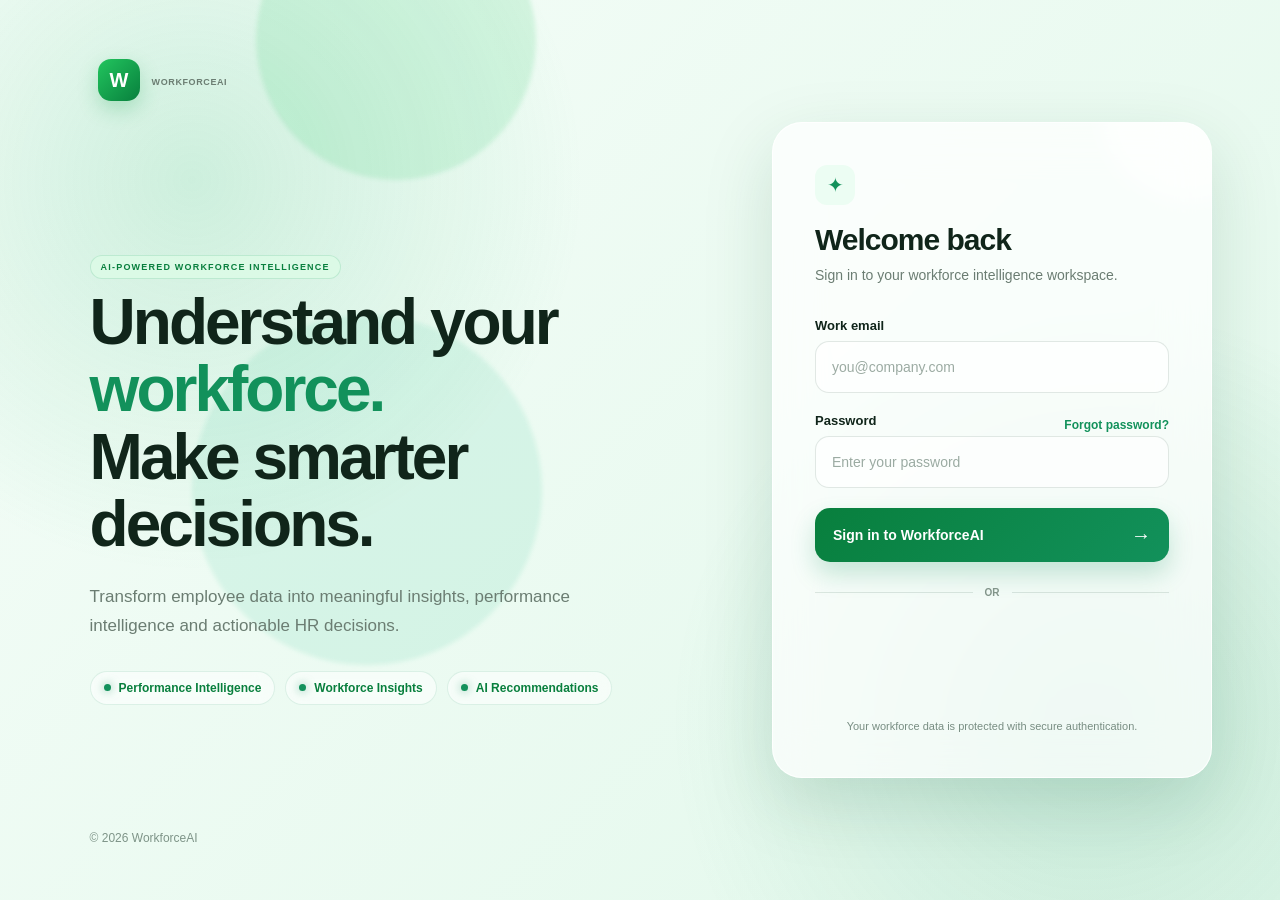
<file: frontend/index.html>
<!DOCTYPE html>
<html lang="en">

<head>

    <meta charset="UTF-8">

    <meta
        name="viewport"
        content="width=device-width, initial-scale=1.0"
    >

    <meta
        name="description"
        content="WorkforceAI - Intelligent Workforce Management"
    >

    <title>
        WorkforceAI | Intelligent Workforce Management
    </title>

    <link
        rel="stylesheet"
        href="style.css"
    >

</head>


<body>

    <!-- Background decorative elements -->

    <div class="background-orb orb-one"></div>

    <div class="background-orb orb-two"></div>


    <main class="page">


        <!-- =========================================
             LEFT SIDE
        ========================================== -->

        <section class="hero-section">

            <div class="brand">

                <div class="brand-icon">
                    W
                </div>

                <span>
                    WorkforceAI
                </span>

            </div>


            <div class="hero-content">

                <p class="eyebrow">
                    AI-POWERED WORKFORCE INTELLIGENCE
                </p>


                <h1>

                    Understand your
                    <span>workforce.</span>

                    <br>

                    Make smarter decisions.

                </h1>


                <p class="hero-description">

                    Transform employee data into meaningful insights,
                    performance intelligence and actionable HR decisions.

                </p>


                <div class="intelligence-pills">

                    <div class="pill">

                        <span class="pill-dot"></span>

                        Performance Intelligence

                    </div>


                    <div class="pill">

                        <span class="pill-dot"></span>

                        Workforce Insights

                    </div>


                    <div class="pill">

                        <span class="pill-dot"></span>

                        AI Recommendations

                    </div>

                </div>

            </div>


            <p class="copyright">

                © 2026 WorkforceAI

            </p>

        </section>



        <!-- =========================================
             RIGHT SIDE LOGIN
        ========================================== -->

        <section class="login-section">

            <div class="login-card">


                <!-- LOGIN HEADER -->

                <div class="login-header">

                    <div class="mini-icon">
                        ✦
                    </div>


                    <h2>
                        Welcome back
                    </h2>


                    <p>

                        Sign in to your workforce intelligence
                        workspace.

                    </p>

                </div>



                <!-- =================================
                     PASSWORD LOGIN
                ================================== -->

                <form id="loginForm">


                    <div class="input-group">

                        <label for="email">
                            Work email
                        </label>


                        <input
                            type="email"
                            id="email"
                            name="email"
                            placeholder="you@company.com"
                            autocomplete="email"
                            required
                        >

                    </div>



                    <div class="input-group">


                        <div class="password-label">

                            <label for="password">
                                Password
                            </label>


                            <button
                                type="button"
                                class="forgot-btn"
                                id="forgotPasswordButton"
                            >
                                Forgot password?
                            </button>

                        </div>


                        <input
                            type="password"
                            id="password"
                            name="password"
                            placeholder="Enter your password"
                            autocomplete="current-password"
                            required
                        >

                    </div>



                    <button
                        type="submit"
                        class="login-btn"
                    >

                        <span>
                            Sign in to WorkforceAI
                        </span>


                        <span class="arrow">
                            →
                        </span>

                    </button>

                </form>



                <!-- =================================
                     DIVIDER
                ================================== -->

                <div class="divider">

                    <span></span>

                    <p>
                        OR
                    </p>

                    <span></span>

                </div>



                <!-- =================================
                     GOOGLE LOGIN
                ================================== -->

                <div
                    id="googleButton"
                    class="google-login-container"
                >
                </div>


                <p
                    id="googleStatus"
                    class="google-status"
                >
                </p>



                <!-- SECURITY -->

                <p class="security-note">

                    Your workforce data is protected
                    with secure authentication.

                </p>

            </div>

        </section>

    </main>



    <!-- =============================================
         GOOGLE IDENTITY SERVICES
    ============================================== -->

    <script
        src="https://accounts.google.com/gsi/client"
        async
        defer
    ></script>


    <!-- WORKFORCEAI JAVASCRIPT -->

    <script src="script.js"></script>

</body>

</html>
</file>
<file: frontend/style.css>
/* ================================
   WORKFORCEAI
   Green + White Glassmorphism UI
   ================================ */


/* ---------- RESET ---------- */

* {
    margin: 0;
    padding: 0;
    box-sizing: border-box;
}


:root {

    /* Main green palette */

    --green-dark: rgb(7, 71, 45);
    --green-main: rgb(18, 145, 91);
    --green-light: rgb(61, 190, 125);
    --green-soft: rgb(224, 248, 235);

    /* White palette */

    --white: rgb(255, 255, 255);
    --white-soft: rgb(247, 252, 249);

    /* Text */

    --text-dark: rgb(17, 42, 31);
    --text-muted: rgb(101, 121, 110);

    /* Glass */

    --glass: rgba(255, 255, 255, 0.72);
    --glass-border: rgba(255, 255, 255, 0.85);

    /* Shadow */

    --shadow:
        0 25px 70px rgba(10, 80, 48, 0.15);
}


body {

    font-family:
        Inter,
        "Segoe UI",
        Arial,
        sans-serif;

    min-height: 100vh;

    background:
        linear-gradient(
            135deg,
            rgb(245, 253, 248),
            rgb(226, 248, 235)
        );

    color: var(--text-dark);

    overflow-x: hidden;
}


/* ---------- BACKGROUND ---------- */

body::before {

    content: "";

    position: fixed;

    inset: 0;

    background:
        radial-gradient(
            circle at 15% 20%,
            rgba(61, 190, 125, 0.20),
            transparent 30%
        ),

        radial-gradient(
            circle at 85% 80%,
            rgba(18, 145, 91, 0.15),
            transparent 32%
        );

    pointer-events: none;
}


.background-orb {

    position: fixed;

    border-radius: 50%;

    filter: blur(2px);

    pointer-events: none;

    z-index: 0;
}


.orb-one {

    width: 180px;
    height: 180px;

    top: -60px;
    right: 20%;

    background:
        rgba(61, 190, 125, 0.22);
}


.orb-two {

    width: 230px;
    height: 230px;

    bottom: -100px;
    left: 15%;

    background:
        rgba(18, 145, 91, 0.15);
}


/* ---------- MAIN PAGE ---------- */

.page {

    min-height: 100vh;

    width: 100%;

    display: grid;

    grid-template-columns:
        1.1fr 0.9fr;

    position: relative;

    z-index: 1;
}


/* ---------- HERO SECTION ---------- */

.hero-section {

    min-height: 100vh;

    padding:
        55px
        clamp(35px, 7vw, 110px);

    display: flex;

    flex-direction: column;

    justify-content: space-between;
}


/* ---------- BRAND ---------- */

.brand {

    display: flex;

    align-items: center;

    gap: 12px;

    font-size: 22px;

    font-weight: 750;

    color: var(--green-dark);

    letter-spacing: -0.5px;
}


.brand-icon {

    width: 42px;
    height: 42px;

    display: flex;

    align-items: center;
    justify-content: center;

    border-radius: 13px;

    color: white;

    background:
        linear-gradient(
            135deg,
            var(--green-dark),
            var(--green-main)
        );

    box-shadow:
        0 10px 25px
        rgba(18, 145, 91, 0.25);

    font-weight: 800;
}


/* ---------- HERO CONTENT ---------- */

.hero-content {

    max-width: 650px;
}


.eyebrow {

    display: inline-block;

    margin-bottom: 20px;

    padding:
        8px 13px;

    border-radius: 50px;

    background:
        rgba(18, 145, 91, 0.09);

    border:
        1px solid
        rgba(18, 145, 91, 0.15);

    color: var(--green-main);

    font-size: 11px;

    font-weight: 750;

    letter-spacing: 1.5px;
}


.hero-content h1 {

    font-size:
        clamp(42px, 5vw, 72px);

    line-height: 1.05;

    letter-spacing: -3px;

    font-weight: 800;

    margin-bottom: 25px;
}


.hero-content h1 span {

    color: var(--green-main);

}


.hero-description {

    max-width: 560px;

    color: var(--text-muted);

    font-size: 17px;

    line-height: 1.7;

    margin-bottom: 30px;
}


/* ---------- PILLS ---------- */

.intelligence-pills {

    display: flex;

    flex-wrap: wrap;

    gap: 10px;
}


.pill {

    display: flex;

    align-items: center;

    gap: 8px;

    padding:
        9px 13px;

    border-radius: 50px;

    background:
        rgba(255, 255, 255, 0.55);

    border:
        1px solid
        rgba(18, 145, 91, 0.12);

    backdrop-filter: blur(10px);

    font-size: 12px;

    color: var(--green-dark);

    font-weight: 600;
}


.pill-dot {

    width: 7px;
    height: 7px;

    border-radius: 50%;

    background:
        var(--green-main);

    box-shadow:
        0 0 10px
        rgba(18, 145, 91, 0.6);
}


/* ---------- COPYRIGHT ---------- */

.copyright {

    font-size: 12px;

    color:
        rgb(126, 148, 136);
}


/* ---------- LOGIN SECTION ---------- */

.login-section {

    min-height: 100vh;

    display: flex;

    align-items: center;

    justify-content: center;

    padding: 35px;
}


/* ---------- GLASS CARD ---------- */

.login-card {

    width: min(440px, 100%);

    padding: 42px;

    border-radius: 30px;

    background:
        var(--glass);

    border:
        1px solid
        var(--glass-border);

    backdrop-filter:
        blur(24px);

    -webkit-backdrop-filter:
        blur(24px);

    box-shadow:
        var(--shadow);

    position: relative;

    overflow: hidden;
}


/* Glass shine */

.login-card::before {

    content: "";

    position: absolute;

    width: 180px;
    height: 180px;

    top: -100px;
    right: -70px;

    border-radius: 50%;

    background:
        rgba(255, 255, 255, 0.55);

    filter: blur(8px);

    pointer-events: none;
}


/* ---------- LOGIN HEADER ---------- */

.login-header {

    margin-bottom: 32px;

    position: relative;

    z-index: 1;
}


.mini-icon {

    width: 40px;
    height: 40px;

    border-radius: 12px;

    display: flex;

    align-items: center;
    justify-content: center;

    background:
        var(--green-soft);

    color:
        var(--green-main);

    margin-bottom: 18px;

    font-size: 20px;
}


.login-header h2 {

    font-size: 30px;

    letter-spacing: -1px;

    margin-bottom: 8px;
}


.login-header p {

    color:
        var(--text-muted);

    font-size: 14px;

    line-height: 1.5;
}


/* ---------- INPUTS ---------- */

.input-group {

    margin-bottom: 20px;
}


.input-group label {

    display: block;

    margin-bottom: 8px;

    font-size: 13px;

    font-weight: 650;

    color:
        var(--text-dark);
}


.password-label {

    display: flex;

    align-items: center;

    justify-content: space-between;
}


.forgot-btn {

    border: none;

    background: none;

    cursor: pointer;

    color:
        var(--green-main);

    font-size: 12px;

    font-weight: 650;
}


.input-group input {

    width: 100%;

    height: 52px;

    padding:
        0 16px;

    border-radius: 14px;

    border:
        1px solid
        rgba(20, 70, 45, 0.12);

    background:
        rgba(255, 255, 255, 0.68);

    outline: none;

    color:
        var(--text-dark);

    font-size: 14px;

    transition:
        0.25s ease;
}


.input-group input::placeholder {

    color:
        rgb(155, 171, 162);
}


.input-group input:focus {

    border-color:
        rgba(18, 145, 91, 0.55);

    background:
        rgba(255, 255, 255, 0.9);

    box-shadow:
        0 0 0 4px
        rgba(18, 145, 91, 0.08);
}


/* ---------- LOGIN BUTTON ---------- */

.login-btn {

    width: 100%;

    height: 54px;

    border: none;

    border-radius: 15px;

    cursor: pointer;

    color: white;

    background:
        linear-gradient(
            135deg,
            var(--green-dark),
            var(--green-main)
        );

    display: flex;

    align-items: center;

    justify-content: space-between;

    padding:
        0 18px;

    font-size: 14px;

    font-weight: 700;

    box-shadow:
        0 12px 25px
        rgba(18, 145, 91, 0.22);

    transition:
        transform 0.2s ease,
        box-shadow 0.2s ease;
}


.login-btn:hover {

    transform:
        translateY(-2px);

    box-shadow:
        0 16px 30px
        rgba(18, 145, 91, 0.30);
}


.arrow {

    font-size: 20px;

    transition:
        transform 0.2s ease;
}


.login-btn:hover .arrow {

    transform:
        translateX(4px);
}


/* ---------- DIVIDER ---------- */

.divider {

    display: flex;

    align-items: center;

    gap: 12px;

    margin:
        25px 0;
}


.divider span {

    height: 1px;

    flex: 1;

    background:
        rgba(20, 70, 45, 0.12);
}


.divider p {

    font-size: 10px;

    color:
        rgb(130, 148, 138);

    font-weight: 700;
}


/* ---------- GOOGLE ---------- */

.google-btn {

    width: 100%;

    height: 52px;

    border-radius: 14px;

    border:
        1px solid
        rgba(20, 70, 45, 0.12);

    background:
        rgba(255, 255, 255, 0.65);

    cursor: pointer;

    display: flex;

    align-items: center;

    justify-content: center;

    gap: 10px;

    color:
        var(--text-dark);

    font-size: 14px;

    font-weight: 650;

    transition:
        0.2s ease;
}


.google-btn:hover {

    background:
        rgba(255, 255, 255, 0.95);

    transform:
        translateY(-1px);
}


.google-icon {

    width: 22px;
    height: 22px;

    display: flex;

    align-items: center;
    justify-content: center;

    border-radius: 50%;

    font-weight: 800;

    color:
        var(--green-main);

    background:
        var(--green-soft);
}


/* ---------- SECURITY ---------- */

.security-note {

    text-align: center;

    margin-top: 25px;

    color:
        rgb(120, 141, 130);

    font-size: 11px;

    line-height: 1.5;
}


/* ---------- RESPONSIVE ---------- */

@media (max-width: 900px) {

    .page {

        grid-template-columns:
            1fr;
    }


    .hero-section {

        min-height: auto;

        padding:
            35px 25px 15px;
    }


    .hero-content {

        margin:
            70px 0 50px;
    }


    .hero-content h1 {

        font-size:
            clamp(40px, 10vw, 60px);

        letter-spacing: -2px;
    }


    .copyright {

        display: none;
    }


    .login-section {

        min-height: auto;

        padding:
            20px 25px 50px;
    }

}


@media (max-width: 500px) {

    .hero-section {

        padding:
            25px 20px 10px;
    }


    .brand {

        font-size: 19px;
    }


    .brand-icon {

        width: 38px;
        height: 38px;
    }


    .hero-content {

        margin:
            50px 0 35px;
    }


    .hero-content h1 {

        font-size: 39px;

        line-height: 1.08;
    }


    .hero-description {

        font-size: 15px;
    }


    .login-section {

        padding:
            10px 15px 35px;
    }


    .login-card {

        padding: 28px 22px;

        border-radius: 24px;
    }


    .login-header h2 {

        font-size: 26px;
    }


    .intelligence-pills {

        gap: 7px;
    }


    .pill {

        font-size: 11px;
    }

}





/* =========================================================
   WORKFORCEAI DASHBOARD
   GREEN + WHITE GLASSMORPHISM
========================================================= */


/* =========================================================
   DASHBOARD VARIABLES
========================================================= */

:root {

    --green-primary: #16a34a;
    --green-dark: #087f3d;
    --green-light: #dcfce7;
    --green-soft: #ecfdf3;

    --white: #ffffff;
    --text-dark: #10251a;
    --text-muted: #6b7d72;

    --border-glass: rgba(255, 255, 255, 0.72);

    --shadow-soft:
        0 20px 60px rgba(20, 80, 45, 0.08);

    --shadow-hover:
        0 25px 70px rgba(20, 120, 65, 0.15);
}


/* =========================================================
   BODY
========================================================= */

.dashboard-body {

    margin: 0;

    min-height: 100vh;

    font-family:
        Inter,
        -apple-system,
        BlinkMacSystemFont,
        "Segoe UI",
        sans-serif;

    color: var(--text-dark);

    background:
        radial-gradient(
            circle at 15% 15%,
            rgba(34, 197, 94, 0.12),
            transparent 30%
        ),
        radial-gradient(
            circle at 90% 80%,
            rgba(16, 185, 129, 0.10),
            transparent 30%
        ),
        linear-gradient(
            135deg,
            #f7fff9 0%,
            #ffffff 50%,
            #f0fdf4 100%
        );

    overflow-x: hidden;
}


/* =========================================================
   BACKGROUND ORBS
========================================================= */

.dashboard-bg {

    position: fixed;

    inset: 0;

    pointer-events: none;

    overflow: hidden;

    z-index: -1;
}


.orb {

    position: absolute;

    border-radius: 50%;

    filter: blur(3px);

    opacity: 0.5;
}


.orb-one {

    width: 280px;
    height: 280px;

    background:
        rgba(34, 197, 94, 0.14);

    top: -100px;
    left: 20%;
}


.orb-two {

    width: 350px;
    height: 350px;

    background:
        rgba(16, 185, 129, 0.10);

    right: -150px;
    top: 35%;
}


.orb-three {

    width: 220px;
    height: 220px;

    background:
        rgba(74, 222, 128, 0.12);

    bottom: -80px;
    left: 40%;
}


/* =========================================================
   SIDEBAR
========================================================= */

.sidebar {

    position: fixed;

    left: 18px;
    top: 18px;
    bottom: 18px;

    width: 250px;

    padding: 24px 16px;

    box-sizing: border-box;

    display: flex;

    flex-direction: column;

    background:
        rgba(255, 255, 255, 0.68);

    backdrop-filter:
        blur(22px);

    -webkit-backdrop-filter:
        blur(22px);

    border:
        1px solid var(--border-glass);

    border-radius: 26px;

    box-shadow:
        var(--shadow-soft);

    z-index: 10;
}


/* =========================================================
   BRAND
========================================================= */

.brand {

    display: flex;

    align-items: center;

    gap: 12px;

    padding: 4px 8px 28px;
}


.brand-icon {

    width: 42px;
    height: 42px;

    display: flex;

    align-items: center;
    justify-content: center;

    border-radius: 13px;

    color: white;

    font-size: 20px;

    font-weight: 800;

    background:
        linear-gradient(
            135deg,
            #22c55e,
            #087f3d
        );

    box-shadow:
        0 8px 20px rgba(22, 163, 74, 0.25);
}


.brand h2 {

    margin: 0;

    font-size: 17px;

    letter-spacing: -0.4px;
}


.brand span {

    display: block;

    margin-top: 3px;

    font-size: 9px;

    color: var(--text-muted);

    letter-spacing: 0.6px;

    text-transform: uppercase;
}


/* =========================================================
   NAVIGATION
========================================================= */

.sidebar-nav {

    display: flex;

    flex-direction: column;

    gap: 7px;
}


.nav-item {

    width: 100%;

    display: flex;

    align-items: center;

    gap: 13px;

    padding: 12px;

    border: none;

    border-radius: 15px;

    background: transparent;

    color: var(--text-muted);

    text-align: left;

    cursor: pointer;

    transition:
        0.25s ease;
}


.nav-item > span {

    width: 25px;

    font-size: 18px;

    text-align: center;
}


.nav-item strong {

    display: block;

    color: inherit;

    font-size: 13px;
}


.nav-item small {

    display: block;

    margin-top: 2px;

    font-size: 9px;

    opacity: 0.7;
}


.nav-item:hover {

    color: var(--green-dark);

    background:
        rgba(220, 252, 231, 0.55);

    transform:
        translateX(3px);
}


.nav-item.active {

    color: var(--green-dark);

    background:
        linear-gradient(
            135deg,
            rgba(220, 252, 231, 0.95),
            rgba(255, 255, 255, 0.75)
        );

    box-shadow:
        inset 0 0 0 1px rgba(34, 197, 94, 0.10);
}


/* =========================================================
   SIDEBAR BOTTOM
========================================================= */

.sidebar-bottom {

    margin-top: auto;
}


.ai-status {

    display: flex;

    align-items: center;

    gap: 10px;

    padding: 13px;

    margin-bottom: 12px;

    border-radius: 15px;

    background:
        rgba(236, 253, 245, 0.72);

    border:
        1px solid rgba(34, 197, 94, 0.12);
}


.status-dot {

    width: 8px;
    height: 8px;

    border-radius: 50%;

    background: #22c55e;

    box-shadow:
        0 0 0 5px rgba(34, 197, 94, 0.12);
}


.ai-status strong {

    display: block;

    font-size: 11px;
}


.ai-status small {

    color: var(--text-muted);

    font-size: 9px;
}


.logout-button {

    width: 100%;

    padding: 11px;

    border: 0;

    border-radius: 13px;

    background: transparent;

    color: #718078;

    text-align: left;

    cursor: pointer;

    transition: 0.2s;
}


.logout-button:hover {

    color: #dc2626;

    background:
        rgba(254, 226, 226, 0.5);
}


/* =========================================================
   MAIN
========================================================= */

.dashboard-main {

    margin-left: 286px;

    padding: 36px 38px 30px;

    max-width: 1500px;
}


/* =========================================================
   HEADER
========================================================= */

.dashboard-header {

    display: flex;

    justify-content: space-between;

    align-items: flex-start;

    gap: 30px;

    margin-bottom: 28px;
}


.eyebrow {

    display: inline-block;

    margin-bottom: 10px;

    padding: 6px 10px;

    border-radius: 30px;

    background:
        rgba(220, 252, 231, 0.8);

    color:
        var(--green-dark);

    font-size: 9px;

    font-weight: 800;

    letter-spacing: 1.2px;
}


.dashboard-header h1 {

    margin: 0;

    font-size: clamp(34px, 4vw, 56px);

    line-height: 1;

    letter-spacing: -2.8px;
}


.dashboard-header h1 span {

    color:
        var(--green-primary);
}


.dashboard-header p {

    max-width: 570px;

    margin: 14px 0 0;

    color:
        var(--text-muted);

    font-size: 14px;

    line-height: 1.6;
}


.header-right {

    display: flex;

    align-items: center;

    gap: 15px;
}


.refresh-button {

    width: 42px;
    height: 42px;

    border-radius: 13px;

    border:
        1px solid rgba(34, 197, 94, 0.15);

    background:
        rgba(255, 255, 255, 0.72);

    color:
        var(--green-dark);

    font-size: 20px;

    cursor: pointer;

    transition: 0.25s;
}


.refresh-button:hover {

    transform: rotate(90deg);

    box-shadow:
        0 8px 25px rgba(20, 100, 50, 0.10);
}


.user-profile {

    display: flex;

    align-items: center;

    gap: 10px;

    padding: 7px 12px 7px 7px;

    border-radius: 16px;

    background:
        rgba(255, 255, 255, 0.68);

    backdrop-filter: blur(12px);

    border:
        1px solid var(--border-glass);
}


.user-avatar {

    width: 38px;
    height: 38px;

    display: flex;

    align-items: center;
    justify-content: center;

    border-radius: 12px;

    color: white;

    font-weight: 800;

    font-size: 12px;

    background:
        linear-gradient(
            135deg,
            #16a34a,
            #059669
        );
}


.user-profile strong {

    display: block;

    font-size: 12px;
}


.user-profile small {

    display: block;

    margin-top: 2px;

    color: var(--text-muted);

    font-size: 9px;
}


/* =========================================================
   GLASS CARD
========================================================= */

.glass-card {

    background:
        rgba(255, 255, 255, 0.64);

    backdrop-filter:
        blur(20px);

    -webkit-backdrop-filter:
        blur(20px);

    border:
        1px solid rgba(255, 255, 255, 0.85);

    box-shadow:
        var(--shadow-soft);
}


/* =========================================================
   AI BANNER
========================================================= */

.ai-banner {

    display: flex;

    align-items: center;

    gap: 18px;

    padding: 19px 22px;

    border-radius: 20px;

    margin-bottom: 22px;
}


.ai-banner-icon {

    width: 45px;
    height: 45px;

    display: flex;

    align-items: center;
    justify-content: center;

    flex-shrink: 0;

    border-radius: 14px;

    color: white;

    background:
        linear-gradient(
            135deg,
            #22c55e,
            #047857
        );

    font-size: 20px;

    box-shadow:
        0 8px 20px rgba(22, 163, 74, 0.20);
}


.ai-banner-content {

    flex: 1;
}


.ai-label {

    color:
        var(--green-primary);

    font-size: 8px;

    font-weight: 800;

    letter-spacing: 1px;
}


.ai-banner h3 {

    margin: 4px 0;

    font-size: 15px;
}


.ai-banner p {

    margin: 0;

    color: var(--text-muted);

    font-size: 11px;
}


.ai-banner-badge {

    padding: 7px 10px;

    border-radius: 20px;

    background:
        var(--green-soft);

    color:
        var(--green-dark);

    font-size: 8px;

    font-weight: 800;

    letter-spacing: 0.8px;
}


/* =========================================================
   STAT GRID
========================================================= */

.stats-grid {

    display: grid;

    grid-template-columns:
        repeat(4, minmax(0, 1fr));

    gap: 16px;

    margin-bottom: 20px;
}


.stat-card {

    min-height: 145px;

    padding: 20px;

    box-sizing: border-box;

    border-radius: 20px;

    transition:
        transform 0.25s ease,
        box-shadow 0.25s ease;
}


.stat-card:hover {

    transform:
        translateY(-4px);

    box-shadow:
        var(--shadow-hover);
}


.stat-top {

    display: flex;

    justify-content: space-between;

    align-items: center;
}


.stat-icon {

    width: 34px;
    height: 34px;

    display: flex;

    align-items: center;
    justify-content: center;

    border-radius: 10px;

    font-size: 15px;
}


.stat-icon.green {

    color: #15803d;

    background:
        #dcfce7;
}


.stat-icon.blue {

    color: #0369a1;

    background:
        #e0f2fe;
}


.stat-icon.purple {

    color: #7e22ce;

    background:
        #f3e8ff;
}


.stat-icon.orange {

    color: #c2410c;

    background:
        #ffedd5;
}


.stat-label {

    color:
        #819088;

    font-size: 8px;

    font-weight: 800;

    letter-spacing: 1px;
}


.stat-value {

    margin-top: 13px;

    font-size: 34px;

    font-weight: 800;

    letter-spacing: -1.5px;
}


.stat-bottom {

    display: flex;

    justify-content: space-between;

    margin-top: 7px;

    color:
        var(--text-muted);

    font-size: 9px;
}


.stat-positive {

    color:
        var(--green-primary);

    font-weight: 700;
}


.risk-text {

    color:
        #ea580c;
}


/* =========================================================
   ANALYTICS
========================================================= */

.analytics-grid {

    display: grid;

    grid-template-columns:
        minmax(0, 1.45fr)
        minmax(330px, 0.85fr);

    gap: 20px;

    margin-bottom: 20px;
}


.analytics-card,
.intelligence-card,
.employee-card {

    border-radius: 22px;

    padding: 22px;

    box-sizing: border-box;
}


.card-header {

    display: flex;

    justify-content: space-between;

    align-items: center;

    gap: 20px;

    margin-bottom: 20px;
}


.section-label {

    display: block;

    margin-bottom: 5px;

    color:
        var(--green-primary);

    font-size: 8px;

    font-weight: 800;

    letter-spacing: 1.2px;
}


.card-header h2 {

    margin: 0;

    font-size: 18px;

    letter-spacing: -0.6px;
}


.live-pill {

    padding: 6px 9px;

    border-radius: 20px;

    color:
        var(--green-dark);

    background:
        var(--green-soft);

    font-size: 8px;

    font-weight: 800;
}


/* =========================================================
   DEPARTMENT CHART
========================================================= */

.department-chart {

    min-height: 220px;

    display: flex;

    flex-direction: column;

    justify-content: center;

    gap: 16px;
}


.department-row {

    display: grid;

    grid-template-columns:
        120px 1fr 40px;

    align-items: center;

    gap: 12px;
}


.department-name {

    overflow: hidden;

    white-space: nowrap;

    text-overflow: ellipsis;

    font-size: 11px;

    font-weight: 700;
}


.department-bar {

    height: 9px;

    border-radius: 20px;

    overflow: hidden;

    background:
        #eaf4ed;
}


.department-progress {

    height: 100%;

    border-radius: inherit;

    background:
        linear-gradient(
            90deg,
            #22c55e,
            #087f3d
        );

    transition:
        width 0.8s ease;
}


.department-count {

    color:
        var(--text-muted);

    font-size: 10px;

    text-align: right;
}


.loading-state {

    color:
        var(--text-muted);

    text-align: center;

    font-size: 11px;
}


/* =========================================================
   AI INTELLIGENCE
========================================================= */

.sparkle {

    width: 34px;
    height: 34px;

    display: flex;

    align-items: center;
    justify-content: center;

    border-radius: 10px;

    color:
        var(--green-dark);

    background:
        var(--green-soft);
}


.intelligence-content {

    display: flex;

    flex-direction: column;

    gap: 8px;
}


.intelligence-item {

    display: flex;

    align-items: flex-start;

    gap: 12px;

    padding: 13px;

    border-radius: 15px;

    background:
        rgba(248, 255, 250, 0.72);

    border:
        1px solid rgba(34, 197, 94, 0.07);

    transition: 0.2s;
}


.intelligence-item:hover {

    transform:
        translateX(3px);

    background:
        rgba(236, 253, 245, 0.8);
}


.intelligence-icon {

    width: 28px;
    height: 28px;

    flex-shrink: 0;

    display: flex;

    align-items: center;
    justify-content: center;

    border-radius: 9px;

    color:
        #15803d;

    background:
        #dcfce7;

    font-size: 12px;
}


.intelligence-icon.warning {

    color:
        #c2410c;

    background:
        #ffedd5;
}


.intelligence-icon.recommendation {

    color:
        #0369a1;

    background:
        #e0f2fe;
}


.intelligence-item strong {

    display: block;

    font-size: 11px;
}


.intelligence-item p {

    margin: 4px 0 0;

    color:
        var(--text-muted);

    font-size: 9px;

    line-height: 1.5;
}


/* =========================================================
   EMPLOYEE TABLE
========================================================= */

.employee-card {

    margin-bottom: 20px;
}


.employee-actions {

    display: flex;

    align-items: center;

    gap: 8px;
}


.employee-actions input {

    width: 180px;

    padding: 9px 12px;

    box-sizing: border-box;

    border-radius: 11px;

    border:
        1px solid rgba(16, 120, 60, 0.10);

    outline: none;

    background:
        rgba(255, 255, 255, 0.70);

    color:
        var(--text-dark);

    font-size: 10px;
}


.employee-actions input:focus {

    border-color:
        rgba(22, 163, 74, 0.35);

    box-shadow:
        0 0 0 3px rgba(34, 197, 94, 0.07);
}


.add-button {

    padding: 10px 13px;

    border: 0;

    border-radius: 11px;

    color: white;

    background:
        linear-gradient(
            135deg,
            #16a34a,
            #087f3d
        );

    font-size: 10px;

    font-weight: 700;

    cursor: pointer;
}


.table-wrapper {

    overflow-x: auto;
}


table {

    width: 100%;

    border-collapse: collapse;

    min-width: 650px;
}


th {

    padding: 11px 10px;

    border-bottom:
        1px solid rgba(0, 0, 0, 0.05);

    color:
        #84928a;

    font-size: 8px;

    text-align: left;

    letter-spacing: 0.8px;
}


td {

    padding: 13px 10px;

    border-bottom:
        1px solid rgba(0, 0, 0, 0.04);

    color:
        #506158;

    font-size: 10px;
}


.employee-name {

    color:
        var(--text-dark);

    font-weight: 700;
}


.employee-code {

    margin-top: 2px;

    color:
        #8b9991;

    font-size: 8px;
}


.status-badge {

    display: inline-block;

    padding: 5px 8px;

    border-radius: 20px;

    color:
        #15803d;

    background:
        #dcfce7;

    font-size: 8px;

    font-weight: 800;

    text-transform: capitalize;
}


.loading-table {

    padding: 35px;

    color:
        var(--text-muted);

    text-align: center;
}


/* =========================================================
   FOOTER
========================================================= */

.dashboard-footer {

    display: flex;

    justify-content: space-between;

    padding: 5px 3px 20px;

    color:
        #8a9890;

    font-size: 8px;
}


/* =========================================================
   RESPONSIVE DESIGN
========================================================= */

@media (max-width: 1100px) {

    .sidebar {

        width: 215px;
    }

    .dashboard-main {

        margin-left: 245px;

        padding-left: 25px;
        padding-right: 25px;
    }

    .stats-grid {

        grid-template-columns:
            repeat(2, 1fr);
    }

    .analytics-grid {

        grid-template-columns:
            1fr;
    }
}


@media (max-width: 760px) {

    .sidebar {

        position: relative;

        left: auto;
        top: auto;
        bottom: auto;

        width: calc(100% - 24px);

        margin: 12px;

        height: auto;

        border-radius: 20px;
    }

    .sidebar-nav {

        flex-direction: row;

        overflow-x: auto;
    }

    .nav-item {

        min-width: 120px;
    }

    .sidebar-bottom {

        display: none;
    }

    .dashboard-main {

        margin-left: 0;

        padding: 20px 14px;
    }

    .dashboard-header {

        flex-direction: column;
    }

    .header-right {

        width: 100%;

        justify-content: space-between;
    }

    .stats-grid {

        grid-template-columns:
            1fr 1fr;

        gap: 10px;
    }

    .stat-card {

        padding: 15px;
    }

    .stat-value {

        font-size: 28px;
    }

    .ai-banner {

        align-items: flex-start;
    }

    .ai-banner-badge {

        display: none;
    }

    .employee-actions {

        flex-direction: column;

        align-items: stretch;

        width: 100%;
    }

    .employee-actions input {

        width: 100%;
    }

    .add-button {

        width: 100%;
    }

    .card-header {

        align-items: flex-start;

        flex-direction: column;
    }

    .dashboard-footer {

        flex-direction: column;

        gap: 5px;
    }
}


@media (max-width: 450px) {

    .stats-grid {

        grid-template-columns:
            1fr;
    }

    .dashboard-header h1 {

        font-size: 38px;
    }

    .user-profile {

        flex: 1;
    }
}


/* =========================================================
   GOOGLE SIGN-IN
========================================================= */

.google-login-container {

    width: 100%;

    min-height: 44px;

    display: flex;

    justify-content: center;

    align-items: center;

    overflow: hidden;
}


.google-status {

    min-height: 16px;

    margin-top: 10px;

    text-align: center;

    color:
        #b42318;

    font-size: 11px;

    line-height: 1.4;
}


/* Google loading state */

.google-login-container.loading {

    opacity: 0.6;

    pointer-events: none;
}


/* Mobile */

@media (max-width: 500px) {

    .google-login-container {

        width: 100%;

    }

}
</file>
